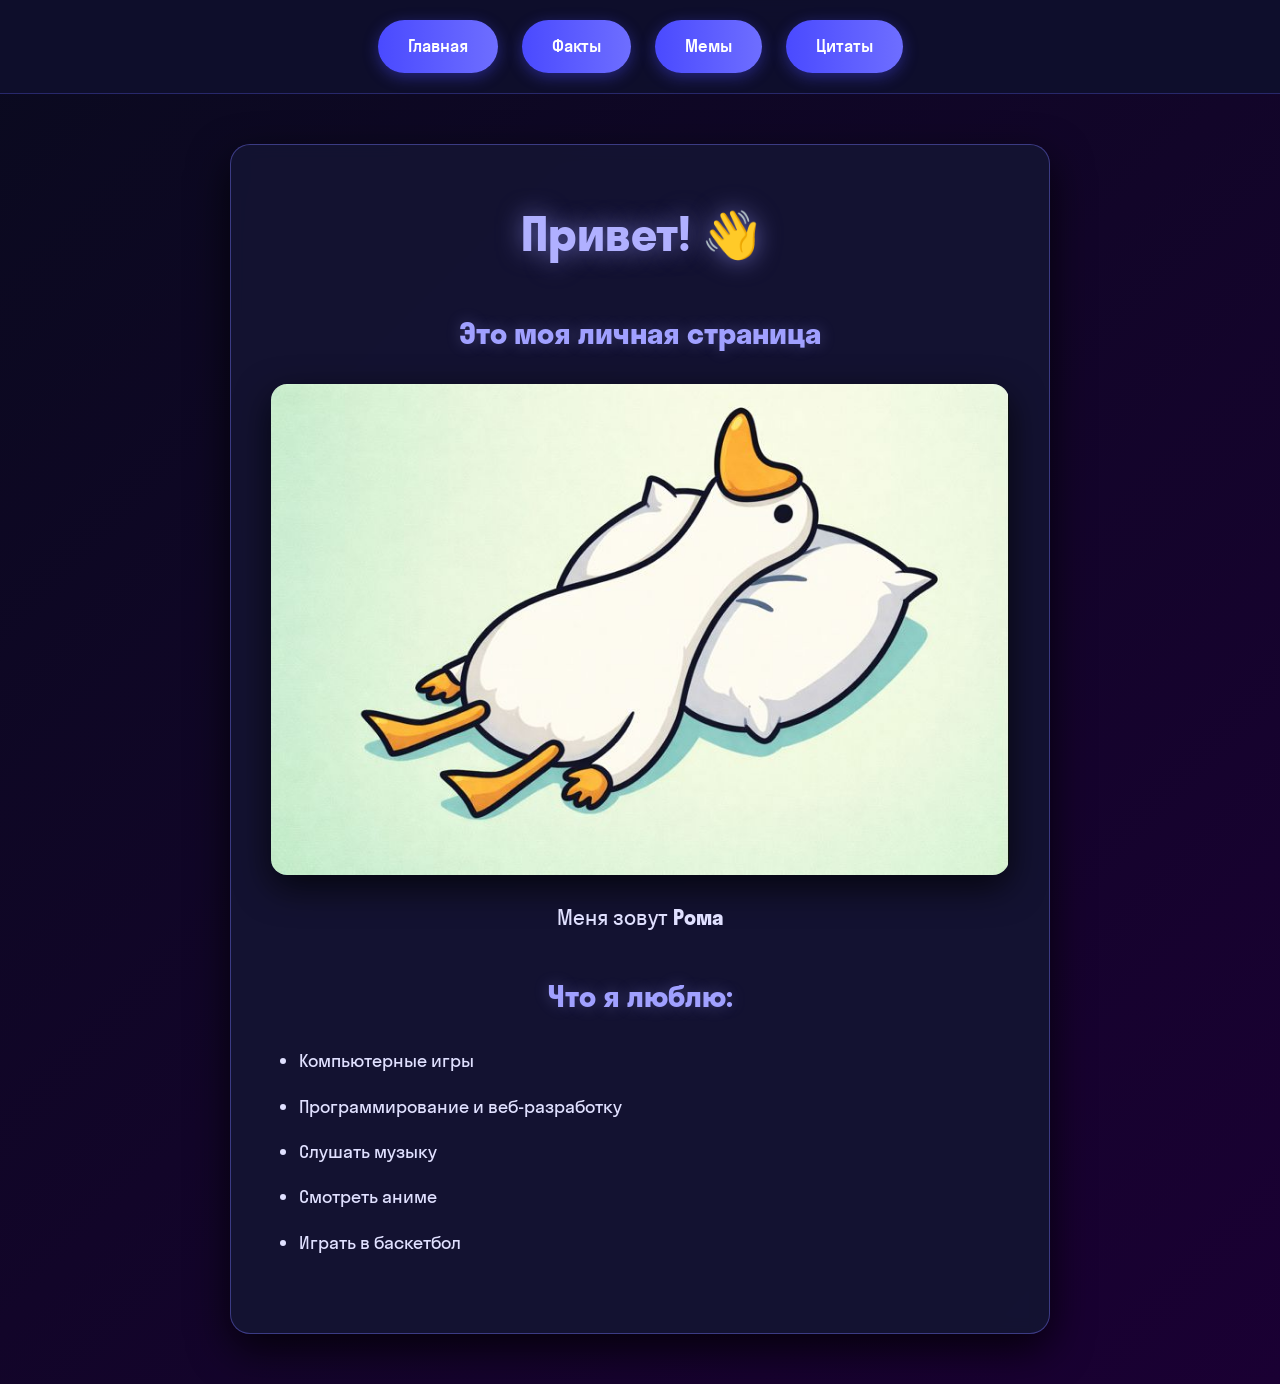
<file: index.html>
<!DOCTYPE html>
<html lang="ru">
<head>
    <meta charset="UTF-8">
    <meta name="viewport" content="width=device-width, initial-scale=1.0">
    <title>Рома — Главная</title>
    <link rel="stylesheet" href="css/style.css">
</head>
<body>

  <nav>
    <a href="index.html">Главная</a>
    <a href="facts.html">Факты</a>
    <a href="memes.html">Мемы</a>
    <a href="quotes.html">Цитаты</a>
  </nav>

  <div class="center">
    <h1>Привет! 👋</h1>
    <h2>Это моя личная страница</h2>

    <img src="images/goose.jpeg" alt="Мой домашний гусь">

    <p style="text-align: center; font-size: 1.3rem; margin: 25px 0;">
        Меня зовут <strong>Рома</strong>
    </p>

    <h2>Что я люблю:</h2>
    <ul>
      <li>Компьютерные игры</li>
      <li>Программирование и веб-разработку</li>
      <li>Слушать музыку</li>
      <li>Смотреть аниме</li>
      <li>Играть в баскетбол</li>
    </ul>
  </div>

</body>
</html>
</file>
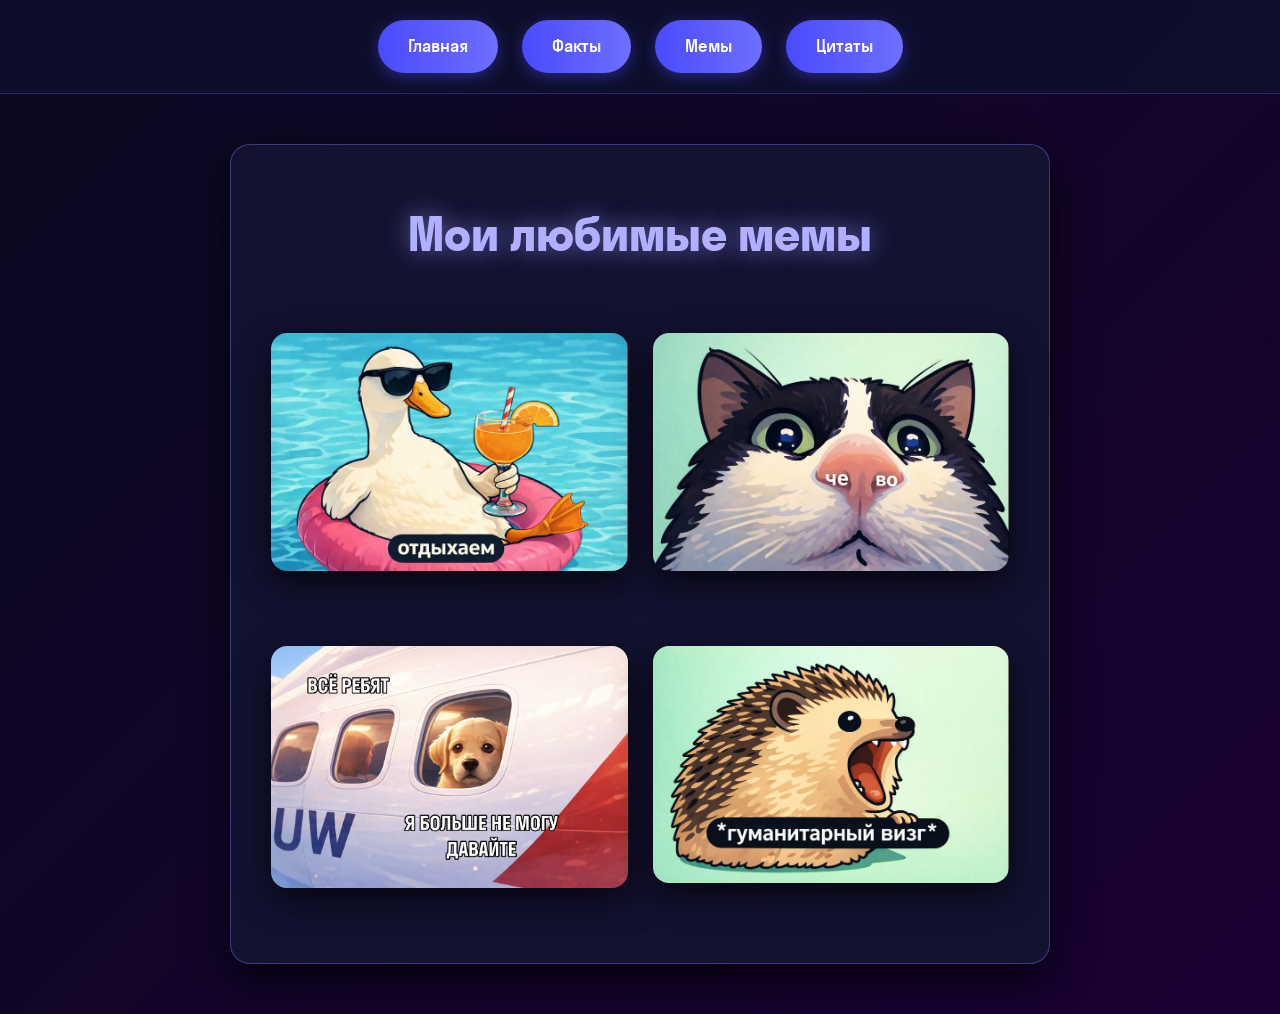
<file: memes.html>
<!DOCTYPE html>
<html lang="ru">
<head>
    <meta charset="UTF-8">
    <meta name="viewport" content="width=device-width, initial-scale=1.0">
    <title>Диана — Мои мемы</title>
    <link rel="stylesheet" href="css/style.css">
</head>
<body>

  <nav>
    <a href="index.html">Главная</a>
    <a href="facts.html">Факты</a>
    <a href="memes.html">Мемы</a>
    <a href="quotes.html">Цитаты</a>
  </nav>

  <div class="center">
    <h1>Мои любимые мемы</h1>

    <div class="memes-grid">
      <img src="images/meme1.jpeg" alt="Мем 1">
      <img src="images/meme2.jpeg" alt="Мем 2">
      <img src="images/meme3.png" alt="Мем 3">
      <img src="images/meme4.jpeg" alt="Мем 4">
    </div>
  </div>

</body>
</html>
</file>
<file: css/style.css>
/* ====================== ШРИФТЫ ====================== */
@font-face {
  font-family: 'Stratos Skyeng';
  src: url('../fonts/stratosskyengweb-regular.woff2') format('woff2'),
       url('../fonts/stratosskyengweb-regular.woff') format('woff');
  font-weight: 400;
  font-style: normal;
}

@font-face {
  font-family: 'Stratos Skyeng';
  src: url('../fonts/stratosskyengweb-medium.woff2') format('woff2'),
       url('../fonts/stratosskyengweb-medium.woff') format('woff');
  font-weight: 500;
  font-style: normal;
}

@font-face {
  font-family: 'Stratos Skyeng';
  src: url('../fonts/stratosskyengweb-bold.woff2') format('woff2'),
       url('../fonts/stratosskyengweb-bold.woff') format('woff');
  font-weight: 700;
  font-style: normal;
}

/* ====================== ОБЩИЕ СТИЛИ ====================== */
* {
  margin: 0;
  padding: 0;
  box-sizing: border-box;
}

body {
  font-family: 'Stratos Skyeng', system-ui, sans-serif;
  background: linear-gradient(135deg, #0a0a1f 0%, #1a0033 100%);
  color: #e0e0ff;
  line-height: 1.7;
  min-height: 100vh;
}

/* ====================== НАВИГАЦИЯ ====================== */
nav {
  background: rgba(15, 15, 45, 0.95);
  backdrop-filter: blur(10px);
  padding: 20px 0;
  text-align: center;
  position: sticky;
  top: 0;
  z-index: 100;
  border-bottom: 1px solid rgba(100, 100, 255, 0.3);
}

nav a {
  display: inline-block;
  margin: 0 10px;
  padding: 12px 30px;
  background: linear-gradient(90deg, #4a4aff, #6e6eff);
  color: white;
  text-decoration: none;
  border-radius: 50px;
  font-weight: 500;
  font-size: 1.05rem;
  transition: all 0.3s ease;
  box-shadow: 0 4px 15px rgba(74, 74, 255, 0.4);
}

nav a:hover {
  transform: translateY(-4px) scale(1.05);
  box-shadow: 0 8px 25px rgba(110, 110, 255, 0.6);
  background: linear-gradient(90deg, #6e6eff, #9a9aff);
}

/* ====================== ЦЕНТРАЛЬНЫЙ БЛОК ====================== */
.center {
  max-width: 820px;
  margin: 50px auto;
  padding: 50px 40px;
  background: rgba(20, 20, 50, 0.92);
  border-radius: 20px;
  box-shadow: 0 15px 40px rgba(0, 0, 0, 0.75);
  border: 1px solid rgba(120, 120, 255, 0.4);
  backdrop-filter: blur(8px);
}

/* ====================== ЗАГОЛОВКИ ====================== */
h1 {
  font-size: 2.9rem;
  font-weight: 700;
  color: #b0b0ff;
  text-align: center;
  margin-bottom: 35px;
  text-shadow: 0 0 25px rgba(150, 150, 255, 0.6);
}

h2 {
  font-size: 1.85rem;
  color: #a0a0ff;
  margin: 35px 0 20px;
  text-align: center;
  text-shadow: 0 0 15px rgba(150, 150, 255, 0.3);
}

/* ====================== СПИСКИ ====================== */
ul, ol {
  padding-left: 28px;
  margin: 25px 0;
}

li {
  margin: 15px 0;
  font-size: 1.12rem;
}

ol li::before {
  content: counter(my-counter) ". ";
  color: #7a7aff;
  font-weight: 700;
}

ol {
  counter-reset: my-counter;
}

/* ====================== ИЗОБРАЖЕНИЯ ====================== */
.center img {
  max-width: 100%;
  border-radius: 16px;
  margin: 25px 0;
  box-shadow: 0 12px 35px rgba(0, 0, 0, 0.7);
  display: block;
}

/* Сетка мемов */
.memes-grid {
  display: grid;
  grid-template-columns: repeat(auto-fit, minmax(300px, 1fr));
  gap: 25px;
  margin-top: 30px;
}

.memes-grid img {
  width: 100%;
  border-radius: 16px;
  transition: all 0.4s ease;
}

.memes-grid img:hover {
  transform: scale(1.07);
  box-shadow: 0 18px 40px rgba(110, 110, 255, 0.5);
}

/* ====================== АДАПТИВНОСТЬ ====================== */
@media (max-width: 768px) {
  .center {
    margin: 20px 15px;
    padding: 35px 25px;
  }
  
  h1 { font-size: 2.4rem; }
  
  nav a {
    margin: 6px 4px;
    padding: 10px 22px;
    font-size: 1rem;
  }
}

a {
  color: #8a8aff;
  text-decoration: none;
}

a:hover {
  color: #c0c0ff;
}
</file>
